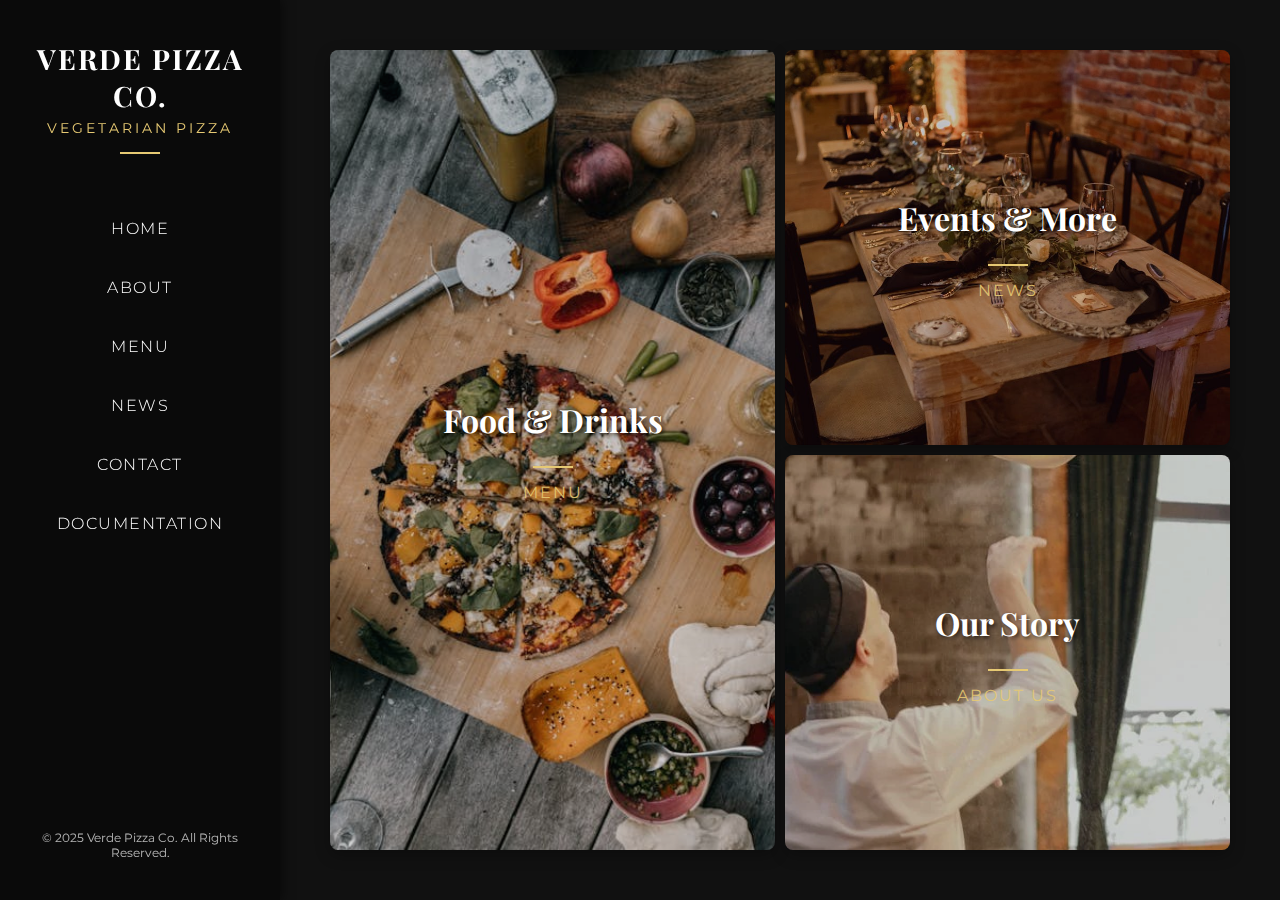
<file: index.html>
<!DOCTYPE html>
<html lang="en">

<head>
  <meta charset="UTF-8">
  <meta name="viewport" content="width=device-width, initial-scale=1.0">
  <title>Verde Pizza Co.</title>
  <link rel="stylesheet" href="https://cdnjs.cloudflare.com/ajax/libs/font-awesome/6.4.0/css/all.min.css">
  <link rel="preconnect" href="https://fonts.googleapis.com">
  <link rel="preconnect" href="https://fonts.gstatic.com" crossorigin>
  <link
    href="https://fonts.googleapis.com/css2?family=Playfair+Display:wght@400;700&family=Montserrat:wght@300;400;600&display=swap"
    rel="stylesheet">
  <style>
    :root {
      --primary-dark: #0a0a0a;
      --secondary-dark: #111111;
      --text-color: #ffffff;
      --accent-color: #e6c973;
      --transition-speed: 0.3s;
    }

    * {
      margin: 0;
      padding: 0;
      box-sizing: border-box;
    }

    body {
      font-family: 'Montserrat', sans-serif;
      margin: 0;
      padding: 0;
      background-color: var(--secondary-dark);
      color: var(--text-color);
      display: flex;
      height: 100vh;
      overflow: hidden;
    }

    .sidebar {
      width: 280px;
      background-color: var(--primary-dark);
      height: 100vh;
      position: fixed;
      display: flex;
      flex-direction: column;
      align-items: center;
      justify-content: space-between;
      padding: 40px 20px;
      box-shadow: 2px 0 10px rgba(0, 0, 0, 0.5);
      z-index: 100;
    }

    .sidebar-top {
      display: flex;
      flex-direction: column;
      align-items: center;
      width: 100%;
    }

    .logo-container {
      margin-bottom: 40px;
      position: relative;
      text-align: center;
    }

    .logo {
      font-family: 'Playfair Display', serif;
      font-size: 38px;
      font-weight: bold;
      letter-spacing: 2px;
      color: var(--text-color);
      text-transform: uppercase;
      margin-bottom: 5px;
    }

    .logo-subtitle {
      font-size: 14px;
      text-transform: uppercase;
      letter-spacing: 3px;
      color: var(--accent-color);
    }

    .logo-decoration {
      width: 40px;
      height: 2px;
      background-color: var(--accent-color);
      margin: 15px auto;
    }

    nav {
      width: 100%;
    }

    nav ul {
      list-style: none;
      padding: 0;
      display: flex;
      flex-direction: column;
      gap: 20px;
      width: 100%;
    }

    nav ul li {
      width: 100%;
      position: relative;
    }

    nav ul li a {
      color: var(--text-color);
      text-decoration: none;
      font-size: 16px;
      font-weight: 300;
      letter-spacing: 1.5px;
      text-transform: uppercase;
      padding: 10px 15px;
      display: block;
      transition: all var(--transition-speed) ease;
      position: relative;
      text-align: center;
    }

    nav ul li a:hover {
      color: var(--accent-color);
    }

    nav ul li a::after {
      content: '';
      position: absolute;
      width: 0;
      height: 1px;
      bottom: 0;
      left: 50%;
      background-color: var(--accent-color);
      transition: all var(--transition-speed) ease;
      transform: translateX(-50%);
    }

    nav ul li a:hover::after {
      width: 50%;
    }

    .sidebar-bottom {
      margin-top: auto;
      width: 100%;
      text-align: center;
    }

    .social-links {
      display: flex;
      justify-content: center;
      gap: 20px;
      margin-bottom: 20px;
    }

    .social-links a {
      color: var(--text-color);
      font-size: 18px;
      transition: color var(--transition-speed) ease;
    }

    .social-links a:hover {
      color: var(--accent-color);
    }

    .copyright {
      font-size: 12px;
      color: rgba(255, 255, 255, 0.7);
    }

    .main-content {
      margin-left: 280px;
      width: calc(100vw - 280px);
      height: 100vh;
      display: flex;
    }

    .grid {
      display: grid;
      grid-template-columns: repeat(2, 1fr);
      grid-template-rows: repeat(2, 1fr);
      width: 100%;
      height: 100%;
      gap: 10px;
      padding: 10px;
    }

    .first-item {
      grid-row: span 2;
    }

    .item {
      position: relative;
      width: 100%;
      height: 100%;
      overflow: hidden;
      border-radius: 8px;
      box-shadow: 0 5px 15px rgba(0, 0, 0, 0.3);
      transition: transform 0.5s ease;
    }

    .item:hover {
      transform: scale(0.98);
    }

    .item img {
      width: 100%;
      height: 100%;
      object-fit: cover;
      transition: all 0.7s ease, opacity 0.5s ease;
      opacity: 0.8;
    }

    .item:hover img {
      transform: scale(1.05);
      opacity: 0.6;
    }

    .item a {
      display: block;
      width: 100%;
      height: 100%;
      text-decoration: none;
    }

    .item-content {
      position: absolute;
      top: 0;
      left: 0;
      width: 100%;
      height: 100%;
      display: flex;
      flex-direction: column;
      justify-content: center;
      align-items: center;
      padding: 20px;
      z-index: 1;
    }

    .item-content::before {
      content: '';
      position: absolute;
      top: 20px;
      left: 20px;
      right: 20px;
      bottom: 20px;
      border: 1px solid rgba(255, 255, 255, 0.3);
      z-index: -1;
      opacity: 0;
      transition: all 0.5s ease;
    }

    .item:hover .item-content::before {
      opacity: 1;
      top: 30px;
      left: 30px;
      right: 30px;
      bottom: 30px;
    }

    .item h2 {
      font-family: 'Playfair Display', serif;
      font-size: 32px;
      font-weight: bold;
      color: var(--text-color);
      text-shadow: 2px 2px 4px rgba(0, 0, 0, 0.7);
      text-align: center;
      margin-bottom: 10px;
      transition: transform 0.5s ease;
    }

    .item:hover h2 {
      transform: translateY(-5px);
    }

    .item-subtitle {
      font-size: 16px;
      text-transform: uppercase;
      letter-spacing: 2px;
      color: var(--accent-color);
      opacity: 0.9;
      transition: transform 0.5s ease;
    }

    .item:hover .item-subtitle {
      transform: translateY(5px);
    }

    .item-decoration {
      width: 40px;
      height: 2px;
      background-color: var(--accent-color);
      margin: 15px 0;
      transition: width 0.5s ease;
    }

    .item:hover .item-decoration {
      width: 60px;
    }

    @media (max-width: 1024px) {
      .sidebar {
        width: 240px;
      }

      .main-content {
        margin-left: 240px;
        width: calc(100vw - 240px);
      }
    }

    @media (max-width: 768px) {
      body {
        flex-direction: column;
        overflow: auto;
        height: auto;
      }

      .sidebar {
        width: 100%;
        height: auto;
        position: relative;
        padding: 20px;
      }

      .main-content {
        margin-left: 0;
        width: 100%;
        height: auto;
      }

      .grid {
        grid-template-columns: 1fr;
        grid-template-rows: repeat(3, 300px);
      }

      .first-item {
        grid-row: span 1;
      }
    }
    :root {
      --primary-dark: #0a0a0a;
      --secondary-dark: #111111;
      --text-color: #ffffff;
      --accent-color: #e6c973;
      --transition-speed: 0.3s;
    }
    
    * {
      margin: 0;
      padding: 0;
      box-sizing: border-box;
    }
    
    body {
      font-family: 'Montserrat', sans-serif;
      margin: 0;
      padding: 0;
      background-color: var(--secondary-dark);
      color: var(--text-color);
      display: flex;
      height: 100vh;
      overflow: hidden;
    }
    
    .sidebar {
      width: 280px;
      background-color: var(--primary-dark);
      height: 100vh;
      position: fixed;
      display: flex;
      flex-direction: column;
      align-items: center;
      justify-content: space-between;
      padding: 40px 20px;
      box-shadow: 2px 0 10px rgba(0, 0, 0, 0.5);
      z-index: 100;
    }
    
    .sidebar-top {
      display: flex;
      flex-direction: column;
      align-items: center;
      width: 100%;
    }
    
    .logo-container {
      margin-bottom: 40px;
      position: relative;
      text-align: center;
    }
    
    .logo {
      font-family: 'Playfair Display', serif;
      font-size: 28px;
      font-weight: bold;
      letter-spacing: 2px;
      color: var(--text-color);
      text-transform: uppercase;
      margin-bottom: 5px;
    }
    
    .logo-subtitle {
      font-size: 14px;
      text-transform: uppercase;
      letter-spacing: 3px;
      color: var(--accent-color);
    }
    
    .logo-decoration {
      width: 40px;
      height: 2px;
      background-color: var(--accent-color);
      margin: 15px auto;
    }
    
    nav {
      width: 100%;
    }
    
    nav ul {
      list-style: none;
      padding: 0;
      display: flex;
      flex-direction: column;
      gap: 20px;
      width: 100%;
    }
    
    nav ul li {
      width: 100%;
      position: relative;
    }
    
    nav ul li a {
      color: var(--text-color);
      text-decoration: none;
      font-size: 16px;
      font-weight: 300;
      letter-spacing: 1.5px;
      text-transform: uppercase;
      padding: 10px 15px;
      display: block;
      transition: all var(--transition-speed) ease;
      position: relative;
      text-align: center;
    }
    
    nav ul li a:hover {
      color: var(--accent-color);
    }
    
    nav ul li a::after {
      content: '';
      position: absolute;
      width: 0;
      height: 1px;
      bottom: 0;
      left: 50%;
      background-color: var(--accent-color);
      transition: all var(--transition-speed) ease;
      transform: translateX(-50%);
    }
    
    nav ul li a:hover::after {
      width: 50%;
    }
    
    .sidebar-bottom {
      margin-top: auto;
      width: 100%;
      text-align: center;
    }
    
    .social-links {
      display: flex;
      justify-content: center;
      gap: 20px;
      margin-bottom: 20px;
    }
    
    .social-links a {
      color: var(--text-color);
      font-size: 18px;
      transition: color var(--transition-speed) ease;
    }
    
    .social-links a:hover {
      color: var(--accent-color);
    }
    
    .copyright {
      font-size: 12px;
      color: rgba(255, 255, 255, 0.7);
    }
    
    .main-content {
      margin-left: 280px;
      width: calc(100vw - 280px);
      height: 100vh;
      display: flex;
      flex-direction: column;
      overflow-y: auto;
      padding: 40px;
    }
    
    .page-title {
      font-family: 'Playfair Display', serif;
      font-size: 42px;
      font-weight: bold;
      color: var(--text-color);
      margin-bottom: 10px;
      text-align: center;
    }
    
    .subtitle {
      font-size: 16px;
      text-transform: uppercase;
      letter-spacing: 3px;
      color: var(--accent-color);
      text-align: center;
      margin-bottom: 15px;
    }
    
    .decoration {
      width: 80px;
      height: 2px;
      background-color: var(--accent-color);
      margin: 0 auto 40px;
    }
    
    .menu-section {
      margin-bottom: 50px;
    }
    
    .section-title {
      font-family: 'Playfair Display', serif;
      font-size: 28px;
      margin-bottom: 25px;
      color: var(--accent-color);
      position: relative;
      text-align: center;
    }
    
    .section-title::after {
      content: '';
      position: absolute;
      width: 60px;
      height: 2px;
      background-color: var(--accent-color);
      bottom: -10px;
      left: 50%;
      transform: translateX(-50%);
    }
    
    .menu-grid {
      display: grid;
      grid-template-columns: repeat(auto-fill, minmax(300px, 1fr));
      gap: 30px;
    }
    
    .menu-item {
      background-color: rgba(0, 0, 0, 0.2);
      border-radius: 8px;
      overflow: hidden;
      transition: transform var(--transition-speed) ease, box-shadow var(--transition-speed) ease;
      box-shadow: 0 5px 15px rgba(0, 0, 0, 0.2);
    }
    
    .menu-item:hover {
      transform: translateY(-5px);
      box-shadow: 0 10px 25px rgba(0, 0, 0, 0.3);
    }
    
    .menu-item img {
      width: 100%;
      height: 200px;
      object-fit: cover;
      filter: grayscale(30%);
    }
    
    .item-info {
      padding: 20px;
    }
    
    .item-title {
      margin-top: 0;
      margin-bottom: 12px;
      font-size: 20px;
      display: flex;
      justify-content: space-between;
      color: var(--text-color);
    }
    
    .item-price {
      font-weight: bold;
      color: var(--accent-color);
    }
    
    .item-description {
      color: rgba(255, 255, 255, 0.8);
      margin-bottom: 15px;
      line-height: 1.5;
      font-size: 15px;
    }
    
    .dietary-info {
      display: flex;
      gap: 8px;
      flex-wrap: wrap;
      margin-bottom: 20px;
    }
    
    .dietary-tag {
      font-size: 12px;
      padding: 5px 12px;
      border-radius: 20px;
      background-color: rgba(255, 255, 255, 0.1);
      color: rgba(255, 255, 255, 0.8);
    }
    
    .vegan {
      background-color: rgba(230, 201, 115, 0.2);
      color: var(--accent-color);
    }
    
    .order-btn {
      background-color: var(--accent-color);
      color: var(--primary-dark);
      border: none;
      padding: 12px 0;
      width: 100%;
      border-radius: 4px;
      cursor: pointer;
      font-weight: 500;
      transition: all var(--transition-speed) ease;
      text-transform: uppercase;
      letter-spacing: 1px;
      font-size: 14px;
    }
    
    .order-btn:hover {
      background-color: #d1b568;
      transform: translateY(-2px);
    }
    
    @media (max-width: 1024px) {
      .sidebar {
        width: 240px;
      }
      .main-content {
        margin-left: 240px;
        width: calc(100vw - 240px);
      }
    }
    
    @media (max-width: 768px) {
      body {
        flex-direction: column;
        overflow: auto;
        height: auto;
      }
      .sidebar {
        width: 100%;
        height: auto;
        position: relative;
        padding: 20px;
      }
      .main-content {
        margin-left: 0;
        width: 100%;
        height: auto;
        padding: 20px;
      }
      .menu-grid {
        grid-template-columns: 1fr;
      }
    }
  </style>
</head>

<body>
  <div class="sidebar">
    <div class="sidebar-top">
      <div class="logo-container">
        <div class="logo">Verde Pizza Co.</div>
        <div class="logo-subtitle">Vegetarian Pizza</div>
        <div class="logo-decoration"></div>
      </div>
      <nav>
        <ul>
          <li><a href="index.html">Home</a></li>
          <li><a href="about.html">About</a></li>
          <li><a href="menu.html">Menu</a></li>
          <li><a href="news.html">News</a></li>
          <li><a href="contact.html">Contact</a></li>
          <li><a href="document.html">Documentation</a></li>
        </ul>
      </nav>
    </div>
    <div class="sidebar-bottom">
      <div class="copyright">
        &copy; 2025 Verde Pizza Co. All Rights Reserved.
      </div>
    </div>
  </div>

  <div class="main-content">
    <div class="grid">
      <div class="item first-item">
        <a href="menu.html">
          <img src="gallery/menu.jpeg" alt="Food and Drinks">
          <div class="item-content">
            <h2>Food & Drinks</h2>
            <div class="item-decoration"></div>
            <div class="item-subtitle">Menu</div>
          </div>
        </a>
      </div>
      <div class="item">
        <a href="news.html">
          <img src="gallery/news.jpeg" alt="Events and News">
          <div class="item-content">
            <h2>Events & More</h2>
            <div class="item-decoration"></div>
            <div class="item-subtitle">News</div>
          </div>
        </a>
      </div>
      <div class="item">
        <a href="about.html">
          <img src="gallery/about.jpg" alt="About Us">
          <div class="item-content">
            <h2>Our Story</h2>
            <div class="item-decoration"></div>
            <div class="item-subtitle">About Us</div>
          </div>
        </a>
      </div>
    </div>
  </div>
</body>

</html>
</file>
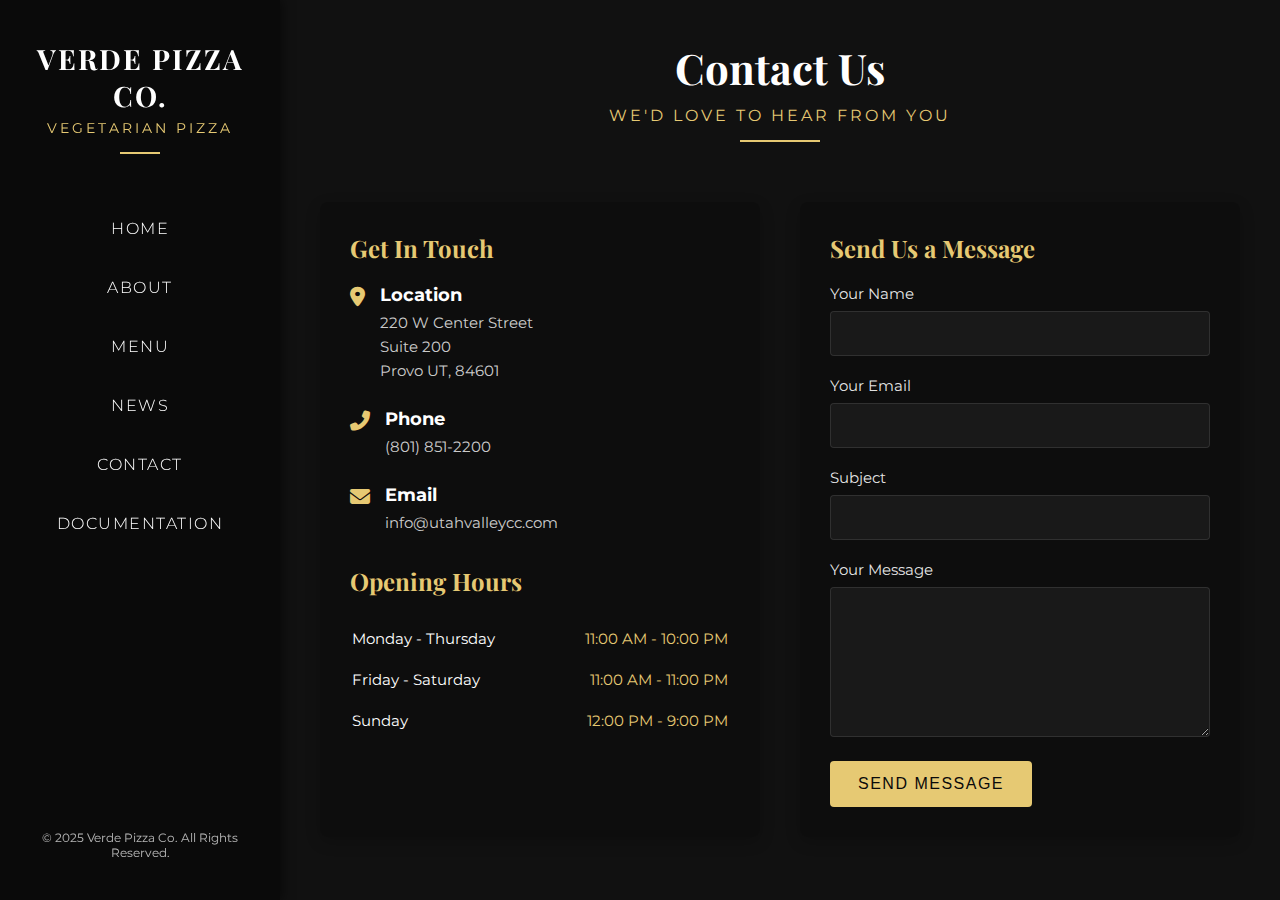
<file: contact.html>
<!DOCTYPE html>
<html lang="en">
<head>
    <meta charset="UTF-8">
    <meta name="viewport" content="width=device-width, initial-scale=1.0">
    <title>Contact Us</title>
    <link href="https://fonts.googleapis.com/css2?family=Montserrat:wght@300;400;500&family=Playfair+Display:wght@700&display=swap" rel="stylesheet">
    <link rel="stylesheet" href="https://cdnjs.cloudflare.com/ajax/libs/font-awesome/6.4.0/css/all.min.css">
    <style>
    :root {
      --primary-dark: #0a0a0a;
      --secondary-dark: #111111;
      --text-color: #ffffff;
      --accent-color: #e6c973;
      --transition-speed: 0.3s;
    }
    
    * {
      margin: 0;
      padding: 0;
      box-sizing: border-box;
    }
    
    body {
      font-family: 'Montserrat', sans-serif;
      margin: 0;
      padding: 0;
      background-color: var(--secondary-dark);
      color: var(--text-color);
      display: flex;
      height: 100vh;
      overflow: hidden;
    }
    
    .sidebar {
      width: 280px;
      background-color: var(--primary-dark);
      height: 100vh;
      position: fixed;
      display: flex;
      flex-direction: column;
      align-items: center;
      justify-content: space-between;
      padding: 40px 20px;
      box-shadow: 2px 0 10px rgba(0, 0, 0, 0.5);
      z-index: 100;
    }
    
    .sidebar-top {
      display: flex;
      flex-direction: column;
      align-items: center;
      width: 100%;
    }
    
    .logo-container {
      margin-bottom: 40px;
      position: relative;
      text-align: center;
    }
    
    .logo {
      font-family: 'Playfair Display', serif;
      font-size: 38px;
      font-weight: bold;
      letter-spacing: 2px;
      color: var(--text-color);
      text-transform: uppercase;
      margin-bottom: 5px;
    }
    
    .logo-subtitle {
      font-size: 14px;
      text-transform: uppercase;
      letter-spacing: 3px;
      color: var(--accent-color);
    }
    
    .logo-decoration {
      width: 40px;
      height: 2px;
      background-color: var(--accent-color);
      margin: 15px auto;
    }
    
    nav {
      width: 100%;
    }
    
    nav ul {
      list-style: none;
      padding: 0;
      display: flex;
      flex-direction: column;
      gap: 20px;
      width: 100%;
    }
    
    nav ul li {
      width: 100%;
      position: relative;
    }
    
    nav ul li a {
      color: var(--text-color);
      text-decoration: none;
      font-size: 16px;
      font-weight: 300;
      letter-spacing: 1.5px;
      text-transform: uppercase;
      padding: 10px 15px;
      display: block;
      transition: all var(--transition-speed) ease;
      position: relative;
      text-align: center;
    }
    
    nav ul li a:hover {
      color: var(--accent-color);
    }
    
    nav ul li a::after {
      content: '';
      position: absolute;
      width: 0;
      height: 1px;
      bottom: 0;
      left: 50%;
      background-color: var(--accent-color);
      transition: all var(--transition-speed) ease;
      transform: translateX(-50%);
    }
    
    nav ul li a:hover::after {
      width: 50%;
    }
    
    .sidebar-bottom {
      margin-top: auto;
      width: 100%;
      text-align: center;
    }
    
    .social-links {
      display: flex;
      justify-content: center;
      gap: 20px;
      margin-bottom: 20px;
    }
    
    .social-links a {
      color: var(--text-color);
      font-size: 18px;
      transition: color var(--transition-speed) ease;
    }
    
    .social-links a:hover {
      color: var(--accent-color);
    }
    
    .copyright {
      font-size: 12px;
      color: rgba(255, 255, 255, 0.7);
    }
    
    .main-content {
      margin-left: 280px;
      width: calc(100vw - 280px);
      height: 100vh;
      display: flex;
      flex-direction: column;
      overflow-y: auto;
      padding: 40px;
    }

    .page-title {
      font-family: 'Playfair Display', serif;
      font-size: 42px;
      font-weight: bold;
      color: var(--text-color);
      margin-bottom: 10px;
      text-align: center;
    }

    .subtitle {
      font-size: 16px;
      text-transform: uppercase;
      letter-spacing: 3px;
      color: var(--accent-color);
      text-align: center;
      margin-bottom: 15px;
    }

    .decoration {
      width: 80px;
      height: 2px;
      background-color: var(--accent-color);
      margin: 0 auto 40px;
    }

    .contact-container {
      display: flex;
      justify-content: space-between;
      gap: 40px;
      margin-top: 20px;
    }

    .contact-info {
      flex: 1;
      padding: 30px;
      background-color: rgba(0, 0, 0, 0.2);
      border-radius: 8px;
      box-shadow: 0 5px 15px rgba(0, 0, 0, 0.2);
    }

    .contact-info h3 {
      font-family: 'Playfair Display', serif;
      font-size: 24px;
      margin-bottom: 20px;
      color: var(--accent-color);
    }

    .info-item {
      display: flex;
      align-items: flex-start;
      margin-bottom: 25px;
    }

    .info-item i {
      font-size: 20px;
      color: var(--accent-color);
      margin-right: 15px;
      margin-top: 3px;
    }

    .info-item .content {
      flex: 1;
    }

    .info-item .content h4 {
      font-size: 18px;
      margin-bottom: 5px;
    }

    .info-item .content p {
      font-size: 15px;
      color: rgba(255, 255, 255, 0.8);
      line-height: 1.6;
    }

    .hours {
      margin-top: 30px;
    }

    .hours h3 {
      font-family: 'Playfair Display', serif;
      font-size: 24px;
      margin-bottom: 20px;
      color: var(--accent-color);
    }

    .hours-table {
      width: 100%;
    }

    .hours-table tr {
      border-bottom: 1px solid rgba(255, 255, 255, 0.1);
    }

    .hours-table td {
      padding: 10px 0;
      font-size: 15px;
    }

    .hours-table td:last-child {
      text-align: right;
      color: var(--accent-color);
    }

    .contact-form {
      flex: 1;
      padding: 30px;
      background-color: rgba(0, 0, 0, 0.2);
      border-radius: 8px;
      box-shadow: 0 5px 15px rgba(0, 0, 0, 0.2);
    }

    .contact-form h3 {
      font-family: 'Playfair Display', serif;
      font-size: 24px;
      margin-bottom: 20px;
      color: var(--accent-color);
    }

    .form-group {
      margin-bottom: 20px;
    }

    .form-group label {
      display: block;
      margin-bottom: 8px;
      font-size: 15px;
      color: rgba(255, 255, 255, 0.9);
    }

    .form-control {
      width: 100%;
      padding: 12px 15px;
      background-color: rgba(255, 255, 255, 0.05);
      border: 1px solid rgba(255, 255, 255, 0.1);
      border-radius: 4px;
      color: var(--text-color);
      font-family: 'Montserrat', sans-serif;
      font-size: 15px;
      transition: all var(--transition-speed) ease;
    }

    .form-control:focus {
      outline: none;
      border-color: var(--accent-color);
      background-color: rgba(255, 255, 255, 0.1);
    }

    textarea.form-control {
      min-height: 150px;
      resize: vertical;
    }

    .btn {
      background-color: var(--accent-color);
      color: var(--primary-dark);
      border: none;
      padding: 14px 28px;
      font-size: 16px;
      text-transform: uppercase;
      letter-spacing: 1.5px;
      font-weight: 500;
      border-radius: 4px;
      cursor: pointer;
      transition: all var(--transition-speed) ease;
    }

    .btn:hover {
      background-color: #d1b568;
      transform: translateY(-2px);
    }

    .map-container {
      margin-top: 40px;
      border-radius: 8px;
      overflow: hidden;
      box-shadow: 0 5px 15px rgba(0, 0, 0, 0.3);
      height: 300px;
      background-color: #333;
      display: flex;
      align-items: center;
      justify-content: center;
      color: rgba(255, 255, 255, 0.7);
    }

    @media (max-width: 1024px) {
      .sidebar {
        width: 240px;
      }
      .main-content {
        margin-left: 240px;
        width: calc(100vw - 240px);
      }
    }
    
    @media (max-width: 768px) {
      body {
        flex-direction: column;
        overflow: auto;
        height: auto;
      }
      .sidebar {
        width: 100%;
        height: auto;
        position: relative;
        padding: 20px;
      }
      .main-content {
        margin-left: 0;
        width: 100%;
        height: auto;
        padding: 20px;
      }
      .contact-container {
        flex-direction: column;
      }
    }

    :root {
      --primary-dark: #0a0a0a;
      --secondary-dark: #111111;
      --text-color: #ffffff;
      --accent-color: #e6c973;
      --transition-speed: 0.3s;
    }
    
    * {
      margin: 0;
      padding: 0;
      box-sizing: border-box;
    }
    
    body {
      font-family: 'Montserrat', sans-serif;
      margin: 0;
      padding: 0;
      background-color: var(--secondary-dark);
      color: var(--text-color);
      display: flex;
      height: 100vh;
      overflow: hidden;
    }
    
    .sidebar {
      width: 280px;
      background-color: var(--primary-dark);
      height: 100vh;
      position: fixed;
      display: flex;
      flex-direction: column;
      align-items: center;
      justify-content: space-between;
      padding: 40px 20px;
      box-shadow: 2px 0 10px rgba(0, 0, 0, 0.5);
      z-index: 100;
    }
    
    .sidebar-top {
      display: flex;
      flex-direction: column;
      align-items: center;
      width: 100%;
    }
    
    .logo-container {
      margin-bottom: 40px;
      position: relative;
      text-align: center;
    }
    
    .logo {
      font-family: 'Playfair Display', serif;
      font-size: 28px;
      font-weight: bold;
      letter-spacing: 2px;
      color: var(--text-color);
      text-transform: uppercase;
      margin-bottom: 5px;
    }
    
    .logo-subtitle {
      font-size: 14px;
      text-transform: uppercase;
      letter-spacing: 3px;
      color: var(--accent-color);
    }
    
    .logo-decoration {
      width: 40px;
      height: 2px;
      background-color: var(--accent-color);
      margin: 15px auto;
    }
    
    nav {
      width: 100%;
    }
    
    nav ul {
      list-style: none;
      padding: 0;
      display: flex;
      flex-direction: column;
      gap: 20px;
      width: 100%;
    }
    
    nav ul li {
      width: 100%;
      position: relative;
    }
    
    nav ul li a {
      color: var(--text-color);
      text-decoration: none;
      font-size: 16px;
      font-weight: 300;
      letter-spacing: 1.5px;
      text-transform: uppercase;
      padding: 10px 15px;
      display: block;
      transition: all var(--transition-speed) ease;
      position: relative;
      text-align: center;
    }
    
    nav ul li a:hover {
      color: var(--accent-color);
    }
    
    nav ul li a::after {
      content: '';
      position: absolute;
      width: 0;
      height: 1px;
      bottom: 0;
      left: 50%;
      background-color: var(--accent-color);
      transition: all var(--transition-speed) ease;
      transform: translateX(-50%);
    }
    
    nav ul li a:hover::after {
      width: 50%;
    }
    
    .sidebar-bottom {
      margin-top: auto;
      width: 100%;
      text-align: center;
    }
    
    .social-links {
      display: flex;
      justify-content: center;
      gap: 20px;
      margin-bottom: 20px;
    }
    
    .social-links a {
      color: var(--text-color);
      font-size: 18px;
      transition: color var(--transition-speed) ease;
    }
    
    .social-links a:hover {
      color: var(--accent-color);
    }
    
    .copyright {
      font-size: 12px;
      color: rgba(255, 255, 255, 0.7);
    }
    
    .main-content {
      margin-left: 280px;
      width: calc(100vw - 280px);
      height: 100vh;
      display: flex;
      flex-direction: column;
      overflow-y: auto;
      padding: 40px;
    }
    
    .page-title {
      font-family: 'Playfair Display', serif;
      font-size: 42px;
      font-weight: bold;
      color: var(--text-color);
      margin-bottom: 10px;
      text-align: center;
    }
    
    .subtitle {
      font-size: 16px;
      text-transform: uppercase;
      letter-spacing: 3px;
      color: var(--accent-color);
      text-align: center;
      margin-bottom: 15px;
    }
    
    .decoration {
      width: 80px;
      height: 2px;
      background-color: var(--accent-color);
      margin: 0 auto 40px;
    }
    
    .menu-section {
      margin-bottom: 50px;
    }
    
    .section-title {
      font-family: 'Playfair Display', serif;
      font-size: 28px;
      margin-bottom: 25px;
      color: var(--accent-color);
      position: relative;
      text-align: center;
    }
    
    .section-title::after {
      content: '';
      position: absolute;
      width: 60px;
      height: 2px;
      background-color: var(--accent-color);
      bottom: -10px;
      left: 50%;
      transform: translateX(-50%);
    }
    
    .menu-grid {
      display: grid;
      grid-template-columns: repeat(auto-fill, minmax(300px, 1fr));
      gap: 30px;
    }
    
    .menu-item {
      background-color: rgba(0, 0, 0, 0.2);
      border-radius: 8px;
      overflow: hidden;
      transition: transform var(--transition-speed) ease, box-shadow var(--transition-speed) ease;
      box-shadow: 0 5px 15px rgba(0, 0, 0, 0.2);
    }
    
    .menu-item:hover {
      transform: translateY(-5px);
      box-shadow: 0 10px 25px rgba(0, 0, 0, 0.3);
    }
    
    .menu-item img {
      width: 100%;
      height: 200px;
      object-fit: cover;
      filter: grayscale(30%);
    }
    
    .item-info {
      padding: 20px;
    }
    
    .item-title {
      margin-top: 0;
      margin-bottom: 12px;
      font-size: 20px;
      display: flex;
      justify-content: space-between;
      color: var(--text-color);
    }
    
    .item-price {
      font-weight: bold;
      color: var(--accent-color);
    }
    
    .item-description {
      color: rgba(255, 255, 255, 0.8);
      margin-bottom: 15px;
      line-height: 1.5;
      font-size: 15px;
    }
    
    .dietary-info {
      display: flex;
      gap: 8px;
      flex-wrap: wrap;
      margin-bottom: 20px;
    }
    
    .dietary-tag {
      font-size: 12px;
      padding: 5px 12px;
      border-radius: 20px;
      background-color: rgba(255, 255, 255, 0.1);
      color: rgba(255, 255, 255, 0.8);
    }
    
    .vegan {
      background-color: rgba(230, 201, 115, 0.2);
      color: var(--accent-color);
    }
    
    .order-btn {
      background-color: var(--accent-color);
      color: var(--primary-dark);
      border: none;
      padding: 12px 0;
      width: 100%;
      border-radius: 4px;
      cursor: pointer;
      font-weight: 500;
      transition: all var(--transition-speed) ease;
      text-transform: uppercase;
      letter-spacing: 1px;
      font-size: 14px;
    }
    
    .order-btn:hover {
      background-color: #d1b568;
      transform: translateY(-2px);
    }
    
    @media (max-width: 1024px) {
      .sidebar {
        width: 240px;
      }
      .main-content {
        margin-left: 240px;
        width: calc(100vw - 240px);
      }
    }
    
    @media (max-width: 768px) {
      body {
        flex-direction: column;
        overflow: auto;
        height: auto;
      }
      .sidebar {
        width: 100%;
        height: auto;
        position: relative;
        padding: 20px;
      }
      .main-content {
        margin-left: 0;
        width: 100%;
        height: auto;
        padding: 20px;
      }
      .menu-grid {
        grid-template-columns: 1fr;
      }
    }
    </style>
</head>
<body>
  <div class="sidebar">
    <div class="sidebar-top">
      <div class="logo-container">
        <div class="logo">Verde Pizza Co.</div>
        <div class="logo-subtitle">Vegetarian Pizza</div>
        <div class="logo-decoration"></div>
      </div>
      <nav>
        <ul>
          <li><a href="index.html">Home</a></li>
          <li><a href="about.html">About</a></li>
          <li><a href="menu.html">Menu</a></li>
          <li><a href="news.html">News</a></li>
          <li><a href="contact.html">Contact</a></li>
          <li><a href="document.html">Documentation</a></li>
        </ul>
      </nav>
    </div>
    <div class="sidebar-bottom">
      <div class="copyright">
        &copy; 2025 Verde Pizza Co. All Rights Reserved.
      </div>
    </div>
  </div>

    <div class="main-content">
        <h1 class="page-title">Contact Us</h1>
        <div class="subtitle">We'd love to hear from you</div>
        <div class="decoration"></div>

        <div class="contact-container">
            <div class="contact-info">
                <h3>Get In Touch</h3>
                <div class="info-item">
                    <i class="fas fa-map-marker-alt"></i>
                    <div class="content">
                        <h4>Location</h4>
                        <p>220 W Center Street<br>Suite 200<br>Provo UT, 84601</p>
                    </div>
                </div>
                <div class="info-item">
                    <i class="fas fa-phone-alt"></i>
                    <div class="content">
                        <h4>Phone</h4>
                        <p>(801) 851-2200</p>
                    </div>
                </div>
                <div class="info-item">
                    <i class="fas fa-envelope"></i>
                    <div class="content">
                        <h4>Email</h4>
                        <p>info@utahvalleycc.com</p>
                    </div>
                </div>

                <div class="hours">
                    <h3>Opening Hours</h3>
                    <table class="hours-table">
                        <tr>
                            <td>Monday - Thursday</td>
                            <td>11:00 AM - 10:00 PM</td>
                        </tr>
                        <tr>
                            <td>Friday - Saturday</td>
                            <td>11:00 AM - 11:00 PM</td>
                        </tr>
                        <tr>
                            <td>Sunday</td>
                            <td>12:00 PM - 9:00 PM</td>
                        </tr>
                    </table>
                </div>
            </div>

            <div class="contact-form">
                <h3>Send Us a Message</h3>
                <form>
                    <div class="form-group">
                        <label for="name">Your Name</label>
                        <input type="text" id="name" class="form-control" required>
                    </div>
                    <div class="form-group">
                        <label for="email">Your Email</label>
                        <input type="email" id="email" class="form-control" required>
                    </div>
                    <div class="form-group">
                        <label for="subject">Subject</label>
                        <input type="text" id="subject" class="form-control" required>
                    </div>
                    <div class="form-group">
                        <label for="message">Your Message</label>
                        <textarea id="message" class="form-control" required></textarea>
                    </div>
                    <button type="submit" class="btn">Send Message</button>
                </form>
            </div>
        </div>
    </div>
</body>
</html>
</file>
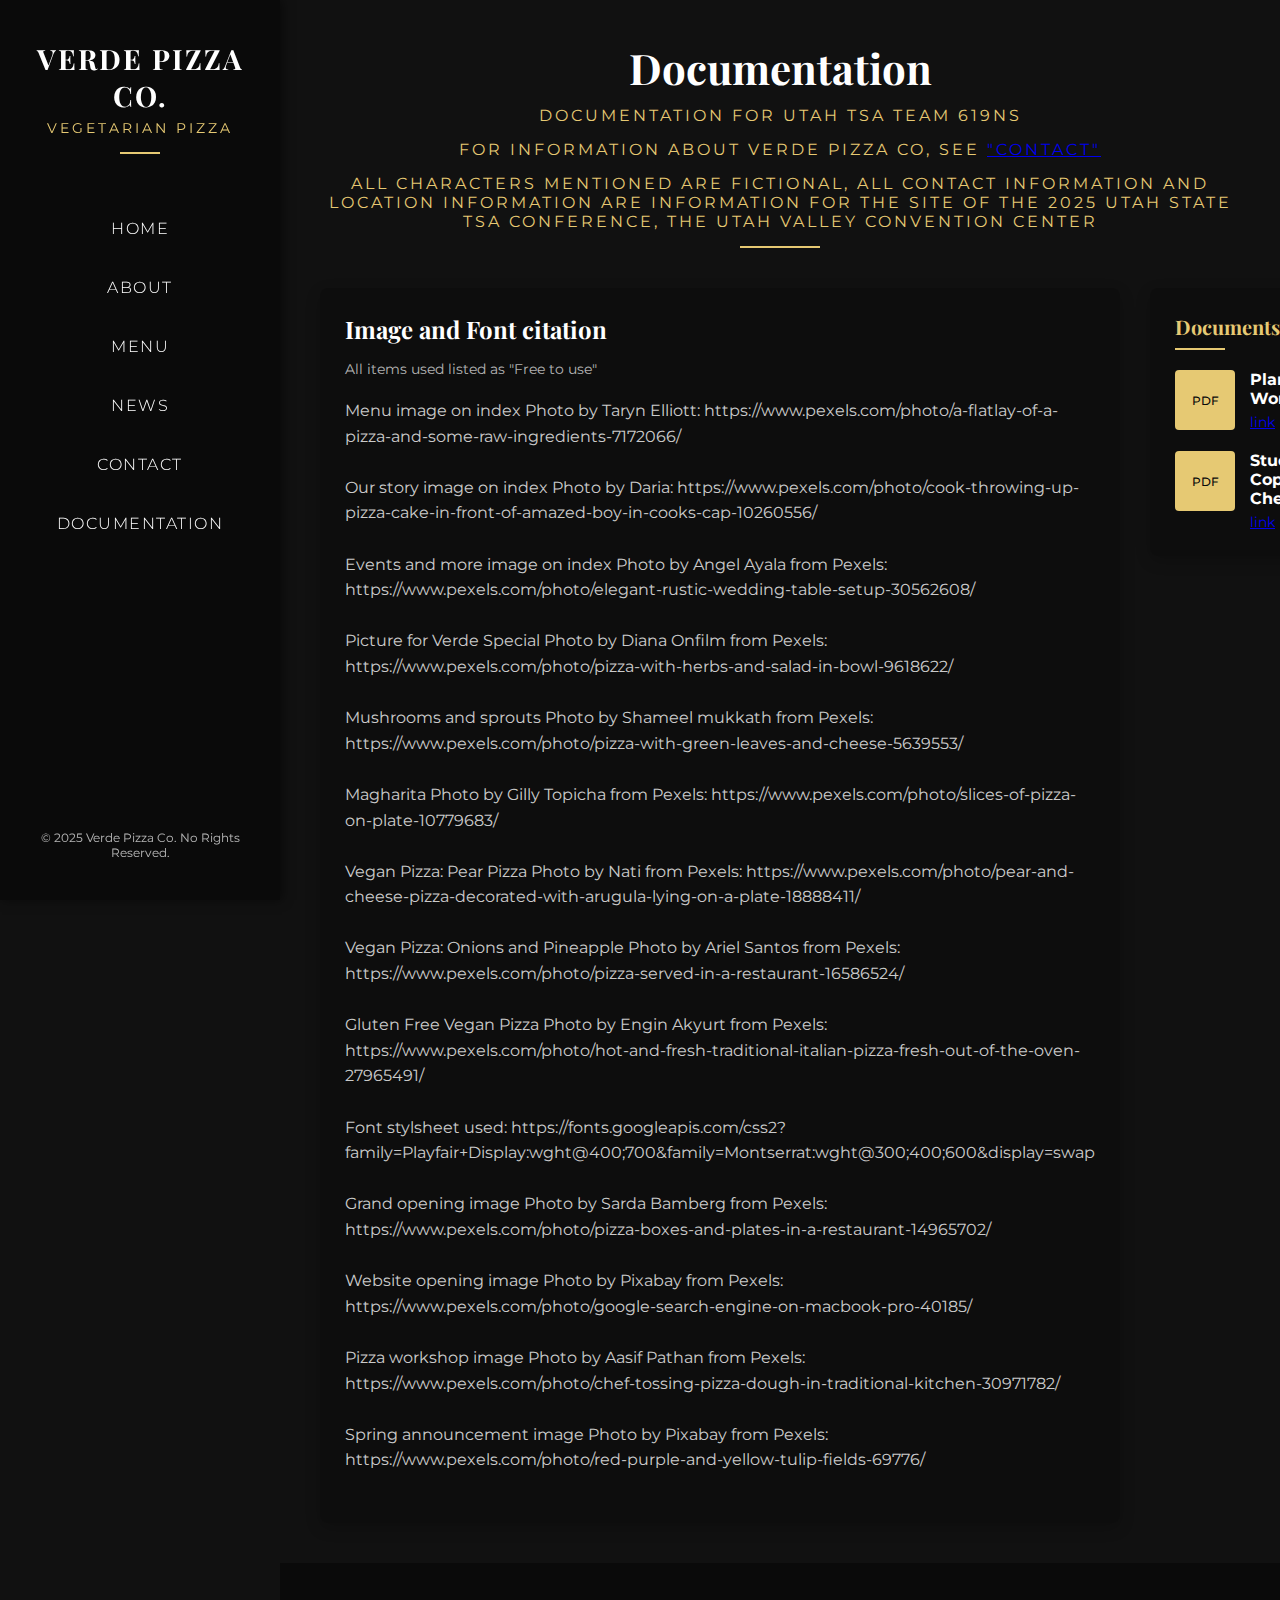
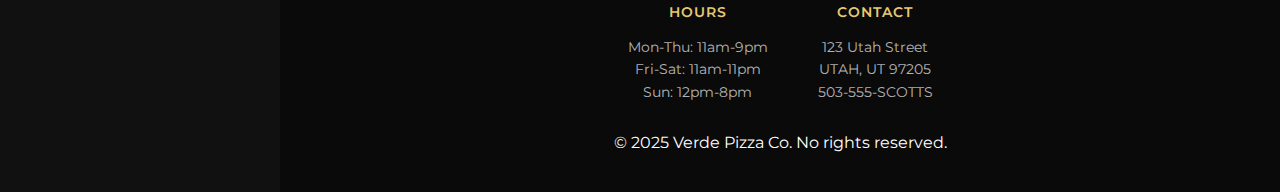
<file: document.html>
<!DOCTYPE html>
<html lang="en">

<head>
  <meta charset="UTF-8">
  <meta name="viewport" content="width=device-width, initial-scale=1.0">
  <title>Documentation</title>
  <link
    href="https://fonts.googleapis.com/css2?family=Montserrat:wght@300;400;500;700&family=Playfair+Display:wght@400;700&display=swap"
    rel="stylesheet">
  <style>
    :root {
      --primary-dark: #0a0a0a;
      --secondary-dark: #111111;
      --text-color: #ffffff;
      --accent-color: #e6c973;
      --transition-speed: 0.3s;
    }

    * {
      margin: 0;
      padding: 0;
      box-sizing: border-box;
    }

    body {
      font-family: 'Montserrat', sans-serif;
      margin: 0;
      padding: 0;
      background-color: var(--secondary-dark);
      color: var(--text-color);
      min-height: 100vh;
    }

    .sidebar {
      width: 280px;
      background-color: var(--primary-dark);
      height: 100vh;
      position: fixed;
      display: flex;
      flex-direction: column;
      align-items: center;
      justify-content: space-between;
      padding: 40px 20px;
      box-shadow: 2px 0 10px rgba(0, 0, 0, 0.5);
      z-index: 100;
    }

    .sidebar-top {
      display: flex;
      flex-direction: column;
      align-items: center;
      width: 100%;
    }

    .logo-container {
      margin-bottom: 40px;
      position: relative;
      text-align: center;
    }

    .logo {
      font-family: 'Playfair Display', serif;
      font-size: 28px;
      font-weight: bold;
      letter-spacing: 2px;
      color: var(--text-color);
      text-transform: uppercase;
      margin-bottom: 5px;
    }

    .logo-subtitle {
      font-size: 14px;
      text-transform: uppercase;
      letter-spacing: 3px;
      color: var(--accent-color);
    }

    .logo-decoration {
      width: 40px;
      height: 2px;
      background-color: var(--accent-color);
      margin: 15px auto;
    }

    nav {
      width: 100%;
    }

    nav ul {
      list-style: none;
      padding: 0;
      display: flex;
      flex-direction: column;
      gap: 20px;
      width: 100%;
    }

    nav ul li {
      width: 100%;
      position: relative;
    }

    nav ul li a {
      color: var(--text-color);
      text-decoration: none;
      font-size: 16px;
      font-weight: 300;
      letter-spacing: 1.5px;
      text-transform: uppercase;
      padding: 10px 15px;
      display: block;
      transition: all var(--transition-speed) ease;
      position: relative;
      text-align: center;
    }

    nav ul li a:hover {
      color: var(--accent-color);
    }

    nav ul li a::after {
      content: '';
      position: absolute;
      width: 0;
      height: 1px;
      bottom: 0;
      left: 50%;
      background-color: var(--accent-color);
      transition: all var(--transition-speed) ease;
      transform: translateX(-50%);
    }

    nav ul li a:hover::after {
      width: 50%;
    }

    .sidebar-bottom {
      margin-top: auto;
      width: 100%;
      text-align: center;
    }

    .social-links {
      display: flex;
      justify-content: center;
      gap: 20px;
      margin-bottom: 20px;
    }

    .social-links a {
      color: var(--text-color);
      font-size: 18px;
      transition: color var(--transition-speed) ease;
    }

    .social-links a:hover {
      color: var(--accent-color);
    }

    .copyright {
      font-size: 12px;
      color: rgba(255, 255, 255, 0.7);
    }

    .main-content {
      margin-left: 280px;
      width: calc(100vw - 280px);
      min-height: 100vh;
      display: flex;
      flex-direction: column;
      padding: 40px;
    }

    .page-title {
      font-family: 'Playfair Display', serif;
      font-size: 42px;
      font-weight: bold;
      color: var(--text-color);
      margin-bottom: 10px;
      text-align: center;
    }

    .subtitle {
      font-size: 16px;
      text-transform: uppercase;
      letter-spacing: 3px;
      color: var(--accent-color);
      text-align: center;
      margin-bottom: 15px;
    }

    .decoration {
      width: 80px;
      height: 2px;
      background-color: var(--accent-color);
      margin: 0 auto 40px;
    }

    .news-grid {
      display: grid;
      grid-template-columns: 2fr 1fr;
      gap: 30px;
    }

    .main-content-inner {
      display: flex;
      flex-direction: column;
      gap: 30px;
    }

    .featured-news {
      background-color: rgba(0, 0, 0, 0.2);
      border-radius: 8px;
      overflow: hidden;
      box-shadow: 0 5px 15px rgba(0, 0, 0, 0.2);
      transition: transform var(--transition-speed) ease, box-shadow var(--transition-speed) ease;
    }

    .featured-news:hover {
      transform: translateY(-5px);
      box-shadow: 0 10px 25px rgba(0, 0, 0, 0.3);
    }

    .featured-news img {
      width: 100%;
      height: 400px;
      object-fit: cover;
      filter: grayscale(30%);
    }

    .news-content {
      padding: 25px;
    }

    .news-title {
      font-family: 'Playfair Display', serif;
      margin-top: 0;
      margin-bottom: 15px;
      font-size: 24px;
      color: var(--text-color);
    }

    .news-meta {
      display: flex;
      gap: 20px;
      color: rgba(255, 255, 255, 0.7);
      font-size: 14px;
      margin-bottom: 20px;
    }

    .news-excerpt {
      color: rgba(255, 255, 255, 0.8);
      line-height: 1.6;
      margin-bottom: 25px;
    }

    .read-more {
      display: inline-block;
      background-color: var(--accent-color);
      color: var(--primary-dark);
      padding: 12px 25px;
      text-decoration: none;
      border-radius: 4px;
      font-weight: 500;
      transition: all var(--transition-speed) ease;
      text-transform: uppercase;
      letter-spacing: 1px;
      font-size: 14px;
    }

    .read-more:hover {
      background-color: #d1b568;
      transform: translateY(-2px);
    }

    .news-item {
      background-color: rgba(0, 0, 0, 0.2);
      border-radius: 8px;
      overflow: hidden;
      padding: 25px;
      box-shadow: 0 5px 15px rgba(0, 0, 0, 0.2);
      transition: transform var(--transition-speed) ease, box-shadow var(--transition-speed) ease;
      margin-bottom: 25px;
    }

    .news-item:hover {
      transform: translateY(-5px);
      box-shadow: 0 10px 25px rgba(0, 0, 0, 0.3);
    }

    .news-item:last-child {
      margin-bottom: 0;
    }

    .news-item-content {
      display: flex;
      gap: 20px;
    }

    .news-item-image {
      width: 150px;
      height: 150px;
      object-fit: cover;
      border-radius: 8px;
      filter: grayscale(30%);
    }

    .news-item-text {
      flex: 1;
    }

    .news-item-title {
      font-family: 'Playfair Display', serif;
      margin-top: 0;
      margin-bottom: 15px;
      font-size: 20px;
      color: var(--text-color);
    }

    .sidebar-widget {
      background-color: rgba(0, 0, 0, 0.2);
      border-radius: 8px;
      padding: 25px;
      margin-bottom: 30px;
      box-shadow: 0 5px 15px rgba(0, 0, 0, 0.2);
    }

    .widget-title {
      font-family: 'Playfair Display', serif;
      margin-top: 0;
      margin-bottom: 20px;
      font-size: 20px;
      color: var(--accent-color);
      position: relative;
      padding-bottom: 10px;
    }

    .widget-title::after {
      content: '';
      position: absolute;
      width: 50px;
      height: 2px;
      background-color: var(--accent-color);
      bottom: 0;
      left: 0;
    }

    .event-list {
      display: flex;
      flex-direction: column;
      gap: 20px;
    }

    .event-item {
      display: flex;
      gap: 15px;
    }

    .event-date {
      min-width: 60px;
      height: 60px;
      background-color: var(--accent-color);
      color: var(--primary-dark);
      display: flex;
      flex-direction: column;
      align-items: center;
      justify-content: center;
      border-radius: 4px;
    }

    .event-month {
      font-size: 12px;
      font-weight: 500;
      text-transform: uppercase;
    }

    .event-day {
      font-size: 22px;
      font-weight: 700;
    }

    .event-details {
      flex: 1;
    }

    .event-title {
      margin: 0 0 5px 0;
      font-size: 16px;
      color: var(--text-color);
    }

    .event-location {
      font-size: 14px;
      color: rgba(255, 255, 255, 0.7);
    }

    .newsletter-form {
      display: flex;
      flex-direction: column;
      gap: 15px;
    }

    .form-input {
      padding: 12px 15px;
      background-color: rgba(255, 255, 255, 0.1);
      border: 1px solid rgba(255, 255, 255, 0.2);
      border-radius: 4px;
      color: var(--text-color);
      font-family: 'Montserrat', sans-serif;
    }

    .form-input::placeholder {
      color: rgba(255, 255, 255, 0.5);
    }

    .form-button {
      background-color: var(--accent-color);
      color: var(--primary-dark);
      border: none;
      padding: 12px;
      border-radius: 4px;
      cursor: pointer;
      font-weight: 500;
      transition: all var(--transition-speed) ease;
      text-transform: uppercase;
      letter-spacing: 1px;
      font-size: 14px;
      font-family: 'Montserrat', sans-serif;
    }

    .form-button:hover {
      background-color: #d1b568;
      transform: translateY(-2px);
    }

    .social-widget p {
      margin-bottom: 15px;
      color: rgba(255, 255, 255, 0.8);
    }

    .social-icons {
      display: flex;
      justify-content: space-between;
    }

    .social-icon {
      width: 40px;
      height: 40px;
      background-color: rgba(255, 255, 255, 0.1);
      color: var(--text-color);
      display: flex;
      align-items: center;
      justify-content: center;
      border-radius: 50%;
      text-decoration: none;
      transition: all var(--transition-speed) ease;
    }

    .social-icon:hover {
      background-color: var(--accent-color);
      color: var(--primary-dark);
    }

    footer {
      background-color: var(--primary-dark);
      color: var(--text-color);
      text-align: center;
      padding: 40px 20px;
      margin-left: 280px;
      width: calc(100% - 280px);
    }

    .footer-info {
      display: flex;
      justify-content: center;
      flex-wrap: wrap;
      gap: 50px;
      margin-bottom: 30px;
    }

    .footer-section {
      text-align: center;
    }

    .footer-title {
      font-weight: 600;
      margin-bottom: 15px;
      color: var(--accent-color);
      text-transform: uppercase;
      letter-spacing: 1px;
      font-size: 14px;
    }

    .footer-section p {
      color: rgba(255, 255, 255, 0.7);
      font-size: 14px;
      line-height: 1.6;
    }

    @media (max-width: 1024px) {
      .sidebar {
        width: 240px;
      }

      .main-content,
      footer {
        margin-left: 240px;
        width: calc(100% - 240px);
      }
    }

    @media (max-width: 768px) {
      body {
        display: flex;
        flex-direction: column;
      }

      .sidebar {
        width: 100%;
        height: auto;
        position: relative;
        padding: 20px;
      }

      .sidebar-top {
        margin-bottom: 20px;
      }

      nav ul {
        flex-direction: row;
        flex-wrap: wrap;
        justify-content: center;
      }

      nav ul li {
        width: auto;
      }

      .main-content,
      footer {
        margin-left: 0;
        width: 100%;
        padding: 20px;
      }

      .news-grid {
        grid-template-columns: 1fr;
      }

      .news-item-content {
        flex-direction: column;
      }

      .news-item-image {
        width: 100%;
        height: 200px;
      }
    }
  </style>
</head>

<body>
  <div class="sidebar">
    <div class="sidebar-top">
      <div class="logo-container">
        <div class="logo">Verde Pizza Co.</div>
        <div class="logo-subtitle">Vegetarian Pizza</div>
        <div class="logo-decoration"></div>
      </div>
      <nav>
        <ul>
          <li><a href="index.html">Home</a></li>
          <li><a href="about.html">About</a></li>
          <li><a href="menu.html">Menu</a></li>
          <li><a href="news.html">News</a></li>
          <li><a href="contact.html">Contact</a></li>
          <li><a href="document.html">Documentation</a></li>
        </ul>
      </nav>
    </div>
    <div class="sidebar-bottom">
      <div class="copyright">
        &copy; 2025 Verde Pizza Co. No Rights Reserved.
      </div>
    </div>
  </div>

  <div class="main-content">
    <h1 class="page-title">Documentation</h1>
    <p class="subtitle">Documentation for Utah TSA team 619NS</p>
    <p class="subtitle">For Information about Verde Pizza Co, see <a href="contact.html">"Contact"</a></p>
    <p class="subtitle">All characters mentioned are fictional, all contact information and location information are information for the site of the 2025 Utah State TSA Conference, the Utah Valley Convention Center</p>
    <div class="decoration"></div>

    <div class="news-grid">
      <div class="main-content-inner">
        <article class="featured-news">
          <div class="news-content">
            <h2 class="news-title">Image and Font citation</h2>
            <div class="news-meta">
              <span>All items used listed as "Free to use"</span>
            </div>
            <div class="news-excerpt">
              <p>Menu image on index
                Photo by Taryn Elliott:
                https://www.pexels.com/photo/a-flatlay-of-a-pizza-and-some-raw-ingredients-7172066/
              </p>
              <br>
              <p>Our story image on index
                Photo by Daria:
                https://www.pexels.com/photo/cook-throwing-up-pizza-cake-in-front-of-amazed-boy-in-cooks-cap-10260556/
              </p>
              <br>
              <p>Events and more image on index
                Photo by Angel Ayala from Pexels:
                https://www.pexels.com/photo/elegant-rustic-wedding-table-setup-30562608/</p>
              <br>
              <p>Picture for Verde Special
                Photo by Diana Onfilm from Pexels:
                https://www.pexels.com/photo/pizza-with-herbs-and-salad-in-bowl-9618622/</p>
              <br>
              <p>Mushrooms and sprouts
                Photo by Shameel mukkath from Pexels:
                https://www.pexels.com/photo/pizza-with-green-leaves-and-cheese-5639553/</p>
              <br>
              <p>Magharita
                Photo by Gilly Topicha from Pexels: https://www.pexels.com/photo/slices-of-pizza-on-plate-10779683/</p>
              <br>
              <p>Vegan Pizza: Pear Pizza
                Photo by Nati from Pexels:
                https://www.pexels.com/photo/pear-and-cheese-pizza-decorated-with-arugula-lying-on-a-plate-18888411/</p>
              <br>
              <p>Vegan Pizza: Onions and Pineapple
                Photo by Ariel Santos from Pexels: https://www.pexels.com/photo/pizza-served-in-a-restaurant-16586524/
              </p>
              <br>
              <p>Gluten Free Vegan Pizza
                Photo by Engin Akyurt from Pexels:
                https://www.pexels.com/photo/hot-and-fresh-traditional-italian-pizza-fresh-out-of-the-oven-27965491/</p>
              <br>
              <p>Font stylsheet used:
                https://fonts.googleapis.com/css2?family=Playfair+Display:wght@400;700&family=Montserrat:wght@300;400;600&display=swap
              </p>
              <br>
              <p>Grand opening image
              Photo by Sarda Bamberg from Pexels:
              https://www.pexels.com/photo/pizza-boxes-and-plates-in-a-restaurant-14965702/</p>
                <br>
              <p>Website opening image
              Photo by Pixabay from Pexels: https://www.pexels.com/photo/google-search-engine-on-macbook-pro-40185/</p>
                <br>
              <p>Pizza workshop image
              Photo by Aasif Pathan from Pexels:
              https://www.pexels.com/photo/chef-tossing-pizza-dough-in-traditional-kitchen-30971782/</p>
                <br>
              <p>Spring announcement image
              Photo by Pixabay from Pexels: https://www.pexels.com/photo/red-purple-and-yellow-tulip-fields-69776/</p>
            </div>
          </div>
        </article>






      </div>

      <aside class="sidebar-content">
        <div class="sidebar-widget">
          <h3 class="widget-title">Documents</h3>
          <div class="event-list">
            <div class="event-item">
              <div class="event-date">
                <span class="event-month">PDF</span>
              </div>
              <div class="event-details">
                <h4 class="event-title">Plan of Work Log</h4>
                <p class="event-location"><a href="https://drive.google.com/file/d/1n0xbrQtVFpp6PrNfxCOnMXMBEgE6ydoZ/view?usp=sharing">link</a></p>
              </div>
            </div>

            <div class="event-item">
              <div class="event-date">
                <span class="event-month">PDF</span>
              </div>
              <div class="event-details">
                <h4 class="event-title">Student Copyright Checklist</h4>
                <p class="event-location"><a href="https://drive.google.com/file/d/1dQfg7lzWWTgSN3K0ILyEG7FV58TpcvYt/view?usp=sharing">link</a></p>
              </div>
            </div>
          </div>
        </div>



      </aside>
    </div>
  </div>

  <footer>
    <div class="footer-info">
      <div class="footer-section">
        <div class="footer-title">Hours</div>
        <p>Mon-Thu: 11am-9pm<br>Fri-Sat: 11am-11pm<br>Sun: 12pm-8pm</p>
      </div>
      <div class="footer-section">
        <div class="footer-title">Contact</div>
        <p>123 Utah Street<br>UTAH, UT 97205<br>503-555-SCOTTS</p>
      </div>
    </div>
    <p>&copy; 2025 Verde Pizza Co. No rights reserved.</p>
  </footer>
</body>

</html>
</file>
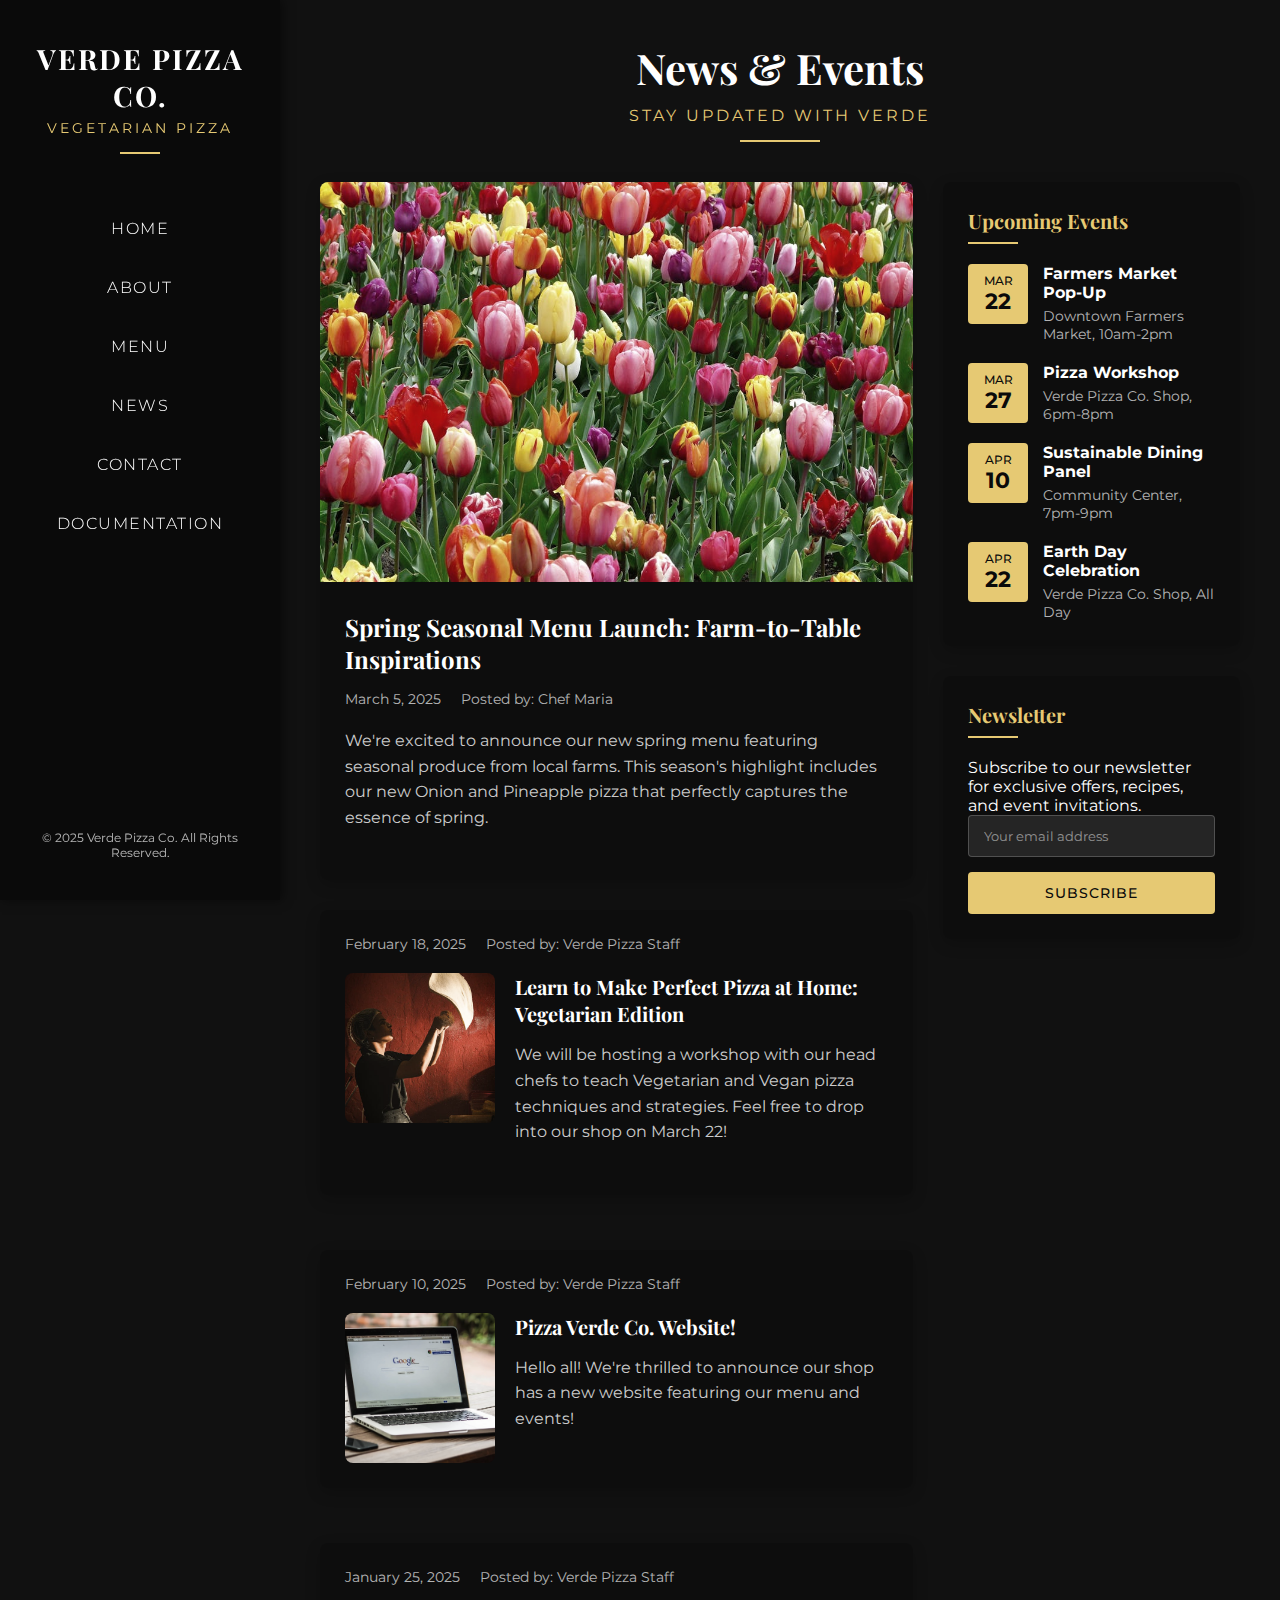
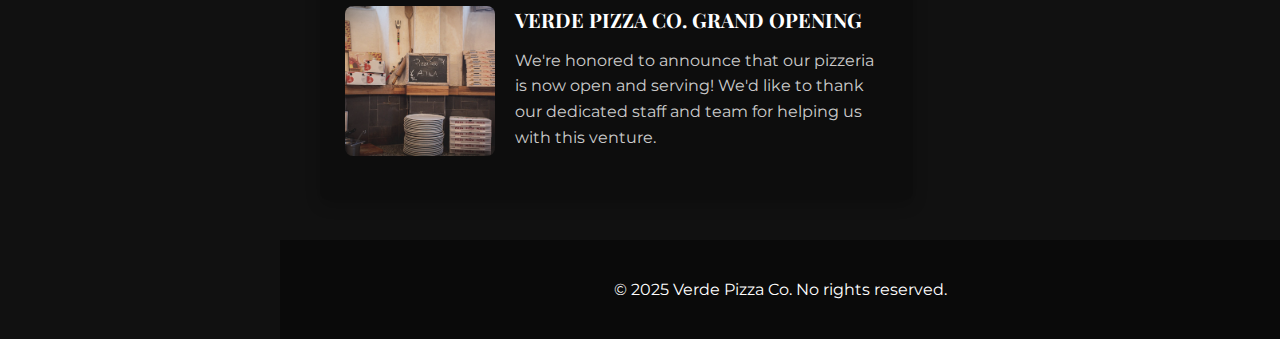
<file: news.html>
<!DOCTYPE html>
<html lang="en">
<head>
  <meta charset="UTF-8">
  <meta name="viewport" content="width=device-width, initial-scale=1.0">
  <title>News</title>
  <link href="https://fonts.googleapis.com/css2?family=Montserrat:wght@300;400;500;700&family=Playfair+Display:wght@400;700&display=swap" rel="stylesheet">
  <style>
    :root {
      --primary-dark: #0a0a0a;
      --secondary-dark: #111111;
      --text-color: #ffffff;
      --accent-color: #e6c973;
      --transition-speed: 0.3s;
    }
    
    * {
      margin: 0;
      padding: 0;
      box-sizing: border-box;
    }
    
    body {
      font-family: 'Montserrat', sans-serif;
      margin: 0;
      padding: 0;
      background-color: var(--secondary-dark);
      color: var(--text-color);
      min-height: 100vh;
    }
    
    .sidebar {
      width: 280px;
      background-color: var(--primary-dark);
      height: 100vh;
      position: fixed;
      display: flex;
      flex-direction: column;
      align-items: center;
      justify-content: space-between;
      padding: 40px 20px;
      box-shadow: 2px 0 10px rgba(0, 0, 0, 0.5);
      z-index: 100;
    }
    
    .sidebar-top {
      display: flex;
      flex-direction: column;
      align-items: center;
      width: 100%;
    }
    
    .logo-container {
      margin-bottom: 40px;
      position: relative;
      text-align: center;
    }
    
    .logo {
      font-family: 'Playfair Display', serif;
      font-size: 28px;
      font-weight: bold;
      letter-spacing: 2px;
      color: var(--text-color);
      text-transform: uppercase;
      margin-bottom: 5px;
    }
    
    .logo-subtitle {
      font-size: 14px;
      text-transform: uppercase;
      letter-spacing: 3px;
      color: var(--accent-color);
    }
    
    .logo-decoration {
      width: 40px;
      height: 2px;
      background-color: var(--accent-color);
      margin: 15px auto;
    }
    
    nav {
      width: 100%;
    }
    
    nav ul {
      list-style: none;
      padding: 0;
      display: flex;
      flex-direction: column;
      gap: 20px;
      width: 100%;
    }
    
    nav ul li {
      width: 100%;
      position: relative;
    }
    
    nav ul li a {
      color: var(--text-color);
      text-decoration: none;
      font-size: 16px;
      font-weight: 300;
      letter-spacing: 1.5px;
      text-transform: uppercase;
      padding: 10px 15px;
      display: block;
      transition: all var(--transition-speed) ease;
      position: relative;
      text-align: center;
    }
    
    nav ul li a:hover {
      color: var(--accent-color);
    }
    
    nav ul li a::after {
      content: '';
      position: absolute;
      width: 0;
      height: 1px;
      bottom: 0;
      left: 50%;
      background-color: var(--accent-color);
      transition: all var(--transition-speed) ease;
      transform: translateX(-50%);
    }
    
    nav ul li a:hover::after {
      width: 50%;
    }
    
    .sidebar-bottom {
      margin-top: auto;
      width: 100%;
      text-align: center;
    }
    
    .social-links {
      display: flex;
      justify-content: center;
      gap: 20px;
      margin-bottom: 20px;
    }
    
    .social-links a {
      color: var(--text-color);
      font-size: 18px;
      transition: color var(--transition-speed) ease;
    }
    
    .social-links a:hover {
      color: var(--accent-color);
    }
    
    .copyright {
      font-size: 12px;
      color: rgba(255, 255, 255, 0.7);
    }
    
    .main-content {
      margin-left: 280px;
      width: calc(100vw - 280px);
      min-height: 100vh;
      display: flex;
      flex-direction: column;
      padding: 40px;
    }
    
    .page-title {
      font-family: 'Playfair Display', serif;
      font-size: 42px;
      font-weight: bold;
      color: var(--text-color);
      margin-bottom: 10px;
      text-align: center;
    }
    
    .subtitle {
      font-size: 16px;
      text-transform: uppercase;
      letter-spacing: 3px;
      color: var(--accent-color);
      text-align: center;
      margin-bottom: 15px;
    }
    
    .decoration {
      width: 80px;
      height: 2px;
      background-color: var(--accent-color);
      margin: 0 auto 40px;
    }
    
    .news-grid {
      display: grid;
      grid-template-columns: 2fr 1fr;
      gap: 30px;
    }
    
    .main-content-inner {
      display: flex;
      flex-direction: column;
      gap: 30px;
    }
    
    .featured-news {
      background-color: rgba(0, 0, 0, 0.2);
      border-radius: 8px;
      overflow: hidden;
      box-shadow: 0 5px 15px rgba(0, 0, 0, 0.2);
      transition: transform var(--transition-speed) ease, box-shadow var(--transition-speed) ease;
    }
    
    .featured-news:hover {
      transform: translateY(-5px);
      box-shadow: 0 10px 25px rgba(0, 0, 0, 0.3);
    }
    
    .featured-news img {
      width: 100%;
      height: 400px;
      object-fit: cover;
      filter: grayscale(30%);
    }
    
    .news-content {
      padding: 25px;
    }
    
    .news-title {
      font-family: 'Playfair Display', serif;
      margin-top: 0;
      margin-bottom: 15px;
      font-size: 24px;
      color: var(--text-color);
    }
    
    .news-meta {
      display: flex;
      gap: 20px;
      color: rgba(255, 255, 255, 0.7);
      font-size: 14px;
      margin-bottom: 20px;
    }
    
    .news-excerpt {
      color: rgba(255, 255, 255, 0.8);
      line-height: 1.6;
      margin-bottom: 25px;
    }
    
    .read-more {
      display: inline-block;
      background-color: var(--accent-color);
      color: var(--primary-dark);
      padding: 12px 25px;
      text-decoration: none;
      border-radius: 4px;
      font-weight: 500;
      transition: all var(--transition-speed) ease;
      text-transform: uppercase;
      letter-spacing: 1px;
      font-size: 14px;
    }
    
    .read-more:hover {
      background-color: #d1b568;
      transform: translateY(-2px);
    }
    
    .news-item {
      background-color: rgba(0, 0, 0, 0.2);
      border-radius: 8px;
      overflow: hidden;
      padding: 25px;
      box-shadow: 0 5px 15px rgba(0, 0, 0, 0.2);
      transition: transform var(--transition-speed) ease, box-shadow var(--transition-speed) ease;
      margin-bottom: 25px;
    }
    
    .news-item:hover {
      transform: translateY(-5px);
      box-shadow: 0 10px 25px rgba(0, 0, 0, 0.3);
    }
    
    .news-item:last-child {
      margin-bottom: 0;
    }
    
    .news-item-content {
      display: flex;
      gap: 20px;
    }
    
    .news-item-image {
      width: 150px;
      height: 150px;
      object-fit: cover;
      border-radius: 8px;
      filter: grayscale(30%);
    }
    
    .news-item-text {
      flex: 1;
    }
    
    .news-item-title {
      font-family: 'Playfair Display', serif;
      margin-top: 0;
      margin-bottom: 15px;
      font-size: 20px;
      color: var(--text-color);
    }
    
    .sidebar-widget {
      background-color: rgba(0, 0, 0, 0.2);
      border-radius: 8px;
      padding: 25px;
      margin-bottom: 30px;
      box-shadow: 0 5px 15px rgba(0, 0, 0, 0.2);
    }
    
    .widget-title {
      font-family: 'Playfair Display', serif;
      margin-top: 0;
      margin-bottom: 20px;
      font-size: 20px;
      color: var(--accent-color);
      position: relative;
      padding-bottom: 10px;
    }
    
    .widget-title::after {
      content: '';
      position: absolute;
      width: 50px;
      height: 2px;
      background-color: var(--accent-color);
      bottom: 0;
      left: 0;
    }
    
    .event-list {
      display: flex;
      flex-direction: column;
      gap: 20px;
    }
    
    .event-item {
      display: flex;
      gap: 15px;
    }
    
    .event-date {
      min-width: 60px;
      height: 60px;
      background-color: var(--accent-color);
      color: var(--primary-dark);
      display: flex;
      flex-direction: column;
      align-items: center;
      justify-content: center;
      border-radius: 4px;
    }
    
    .event-month {
      font-size: 12px;
      font-weight: 500;
      text-transform: uppercase;
    }
    
    .event-day {
      font-size: 22px;
      font-weight: 700;
    }
    
    .event-details {
      flex: 1;
    }
    
    .event-title {
      margin: 0 0 5px 0;
      font-size: 16px;
      color: var(--text-color);
    }
    
    .event-location {
      font-size: 14px;
      color: rgba(255, 255, 255, 0.7);
    }
    
    .newsletter-form {
      display: flex;
      flex-direction: column;
      gap: 15px;
    }
    
    .form-input {
      padding: 12px 15px;
      background-color: rgba(255, 255, 255, 0.1);
      border: 1px solid rgba(255, 255, 255, 0.2);
      border-radius: 4px;
      color: var(--text-color);
      font-family: 'Montserrat', sans-serif;
    }
    
    .form-input::placeholder {
      color: rgba(255, 255, 255, 0.5);
    }
    
    .form-button {
      background-color: var(--accent-color);
      color: var(--primary-dark);
      border: none;
      padding: 12px;
      border-radius: 4px;
      cursor: pointer;
      font-weight: 500;
      transition: all var(--transition-speed) ease;
      text-transform: uppercase;
      letter-spacing: 1px;
      font-size: 14px;
      font-family: 'Montserrat', sans-serif;
    }
    
    .form-button:hover {
      background-color: #d1b568;
      transform: translateY(-2px);
    }
    
    .social-widget p {
      margin-bottom: 15px;
      color: rgba(255, 255, 255, 0.8);
    }
    
    .social-icons {
      display: flex;
      justify-content: space-between;
    }
    
    .social-icon {
      width: 40px;
      height: 40px;
      background-color: rgba(255, 255, 255, 0.1);
      color: var(--text-color);
      display: flex;
      align-items: center;
      justify-content: center;
      border-radius: 50%;
      text-decoration: none;
      transition: all var(--transition-speed) ease;
    }
    
    .social-icon:hover {
      background-color: var(--accent-color);
      color: var(--primary-dark);
    }
    
    footer {
      background-color: var(--primary-dark);
      color: var(--text-color);
      text-align: center;
      padding: 40px 20px;
      margin-left: 280px;
      width: calc(100% - 280px);
    }
    
    .footer-info {
      display: flex;
      justify-content: center;
      flex-wrap: wrap;
      gap: 50px;
      margin-bottom: 30px;
    }
    
    .footer-section {
      text-align: center;
    }
    
    .footer-title {
      font-weight: 600;
      margin-bottom: 15px;
      color: var(--accent-color);
      text-transform: uppercase;
      letter-spacing: 1px;
      font-size: 14px;
    }
    
    .footer-section p {
      color: rgba(255, 255, 255, 0.7);
      font-size: 14px;
      line-height: 1.6;
    }
    
    @media (max-width: 1024px) {
      .sidebar {
        width: 240px;
      }
      .main-content, footer {
        margin-left: 240px;
        width: calc(100% - 240px);
      }
    }
    
    @media (max-width: 768px) {
      body {
        display: flex;
        flex-direction: column;
      }
      .sidebar {
        width: 100%;
        height: auto;
        position: relative;
        padding: 20px;
      }
      .sidebar-top {
        margin-bottom: 20px;
      }
      nav ul {
        flex-direction: row;
        flex-wrap: wrap;
        justify-content: center;
      }
      nav ul li {
        width: auto;
      }
      .main-content, footer {
        margin-left: 0;
        width: 100%;
        padding: 20px;
      }
      .news-grid {
        grid-template-columns: 1fr;
      }
      .news-item-content {
        flex-direction: column;
      }
      .news-item-image {
        width: 100%;
        height: 200px;
      }
    }
  </style>
</head>
<body>
    <div class="sidebar">
      <div class="sidebar-top">
        <div class="logo-container">
          <div class="logo">Verde Pizza Co.</div>
          <div class="logo-subtitle">Vegetarian Pizza</div>
          <div class="logo-decoration"></div>
        </div>
        <nav>
          <ul>
            <li><a href="index.html">Home</a></li>
            <li><a href="about.html">About</a></li>
            <li><a href="menu.html">Menu</a></li>
            <li><a href="news.html">News</a></li>
            <li><a href="contact.html">Contact</a></li>
            <li><a href="document.html">Documentation</a></li>
          </ul>
        </nav>
      </div>
      <div class="sidebar-bottom">
        <div class="copyright">
          &copy; 2025 Verde Pizza Co. All Rights Reserved.
        </div>
      </div>
    </div>
  
  <div class="main-content">
    <h1 class="page-title">News & Events</h1>
    <p class="subtitle">Stay updated with Verde </p>
    <div class="decoration"></div>
    
    <div class="news-grid">
      <div class="main-content-inner">
        <article class="featured-news">
          <img src="gallery/spring.jpeg" alt="New Seasonal Menu Launch">
          <div class="news-content">
            <h2 class="news-title">Spring Seasonal Menu Launch: Farm-to-Table Inspirations</h2>
            <div class="news-meta">
              <span>March 5, 2025</span>
              <span>Posted by: Chef Maria</span>
            </div>
            <div class="news-excerpt">
              <p>We're excited to announce our new spring menu featuring seasonal produce from local farms. This season's highlight includes our new Onion and Pineapple pizza that perfectly captures the essence of spring.</p>
        </article>
        
        <div class="news-item">
          <div class="news-meta">
            <span>February 18, 2025</span>
            <span>Posted by: Verde Pizza Staff</span>
          </div>
          <div class="news-item-content">
            <img src="gallery/workshop.jpeg" alt="Vegetarian Cooking Class" class="news-item-image">
            <div class="news-item-text">
              <h3 class="news-item-title">Learn to Make Perfect Pizza at Home: Vegetarian Edition</h3>
              <div class="news-excerpt">
                <p>We will be hosting a workshop with our head chefs to teach Vegetarian and Vegan pizza techniques and strategies. Feel free to drop into our shop on March 22!</p>
              </div>
            </div>
          </div>
        </div>
        
        <div class="news-item">
          <div class="news-meta">
            <span>February 10, 2025</span>
            <span>Posted by: Verde Pizza Staff</span>
          </div>
          <div class="news-item-content">
            <img src="gallery/webopen.jpg" alt="Expansion" class="news-item-image">
            <div class="news-item-text">
              <h3 class="news-item-title">Pizza Verde Co. Website!</h3>
              <div class="news-excerpt">
                <p>Hello all! We're thrilled to announce our shop has a new website featuring our menu and events!</p>
              </div>
            </div>
          </div>
        </div>
        
        <div class="news-item">
          <div class="news-meta">
            <span>January 25, 2025</span>
            <span>Posted by: Verde Pizza Staff</span>
          </div>
          <div class="news-item-content">
            <img src="gallery/grandopen.jpeg" alt="Grand Opening" class="news-item-image">
            <div class="news-item-text">
              <h3 class="news-item-title">VERDE PIZZA CO. GRAND OPENING</h3>
              <div class="news-excerpt">
                <p>We're honored to announce that our pizzeria is now open and serving! We'd like to thank our dedicated staff and team for helping us with this venture.</p>
              </div>
            </div>
          </div>
        </div>
      </div>
      
      <aside class="sidebar-content">
        <div class="sidebar-widget">
          <h3 class="widget-title">Upcoming Events</h3>
          <div class="event-list">
            <div class="event-item">
              <div class="event-date">
                <span class="event-month">Mar</span>
                <span class="event-day">22</span>
              </div>
              <div class="event-details">
                <h4 class="event-title">Farmers Market Pop-Up</h4>
                <p class="event-location">Downtown Farmers Market, 10am-2pm</p>
              </div>
            </div>
            
            <div class="event-item">
              <div class="event-date">
                <span class="event-month">Mar</span>
                <span class="event-day">27</span>
              </div>
              <div class="event-details">
                <h4 class="event-title">Pizza Workshop</h4>
                <p class="event-location">Verde Pizza Co. Shop, 6pm-8pm</p>
              </div>
            </div>
            
            <div class="event-item">
              <div class="event-date">
                <span class="event-month">Apr</span>
                <span class="event-day">10</span>
              </div>
              <div class="event-details">
                <h4 class="event-title">Sustainable Dining Panel</h4>
                <p class="event-location">Community Center, 7pm-9pm</p>
              </div>
            </div>
            
            <div class="event-item">
              <div class="event-date">
                <span class="event-month">Apr</span>
                <span class="event-day">22</span>
              </div>
              <div class="event-details">
                <h4 class="event-title">Earth Day Celebration</h4>
                <p class="event-location">Verde Pizza Co. Shop, All Day</p>
              </div>
            </div>
          </div>
        </div>
        
        <div class="sidebar-widget">
          <h3 class="widget-title">Newsletter</h3>
          <p>Subscribe to our newsletter for exclusive offers, recipes, and event invitations.</p>
          <form class="newsletter-form">
            <input type="email" placeholder="Your email address" class="form-input" required>
            <button type="submit" class="form-button">Subscribe</button>
          </form>
        </div>
        

      </aside>
    </div>
  </div>
  
  <footer>

    <p>&copy; 2025 Verde Pizza Co. No rights reserved.</p>
  </footer>
</body>
</html>
</file>
